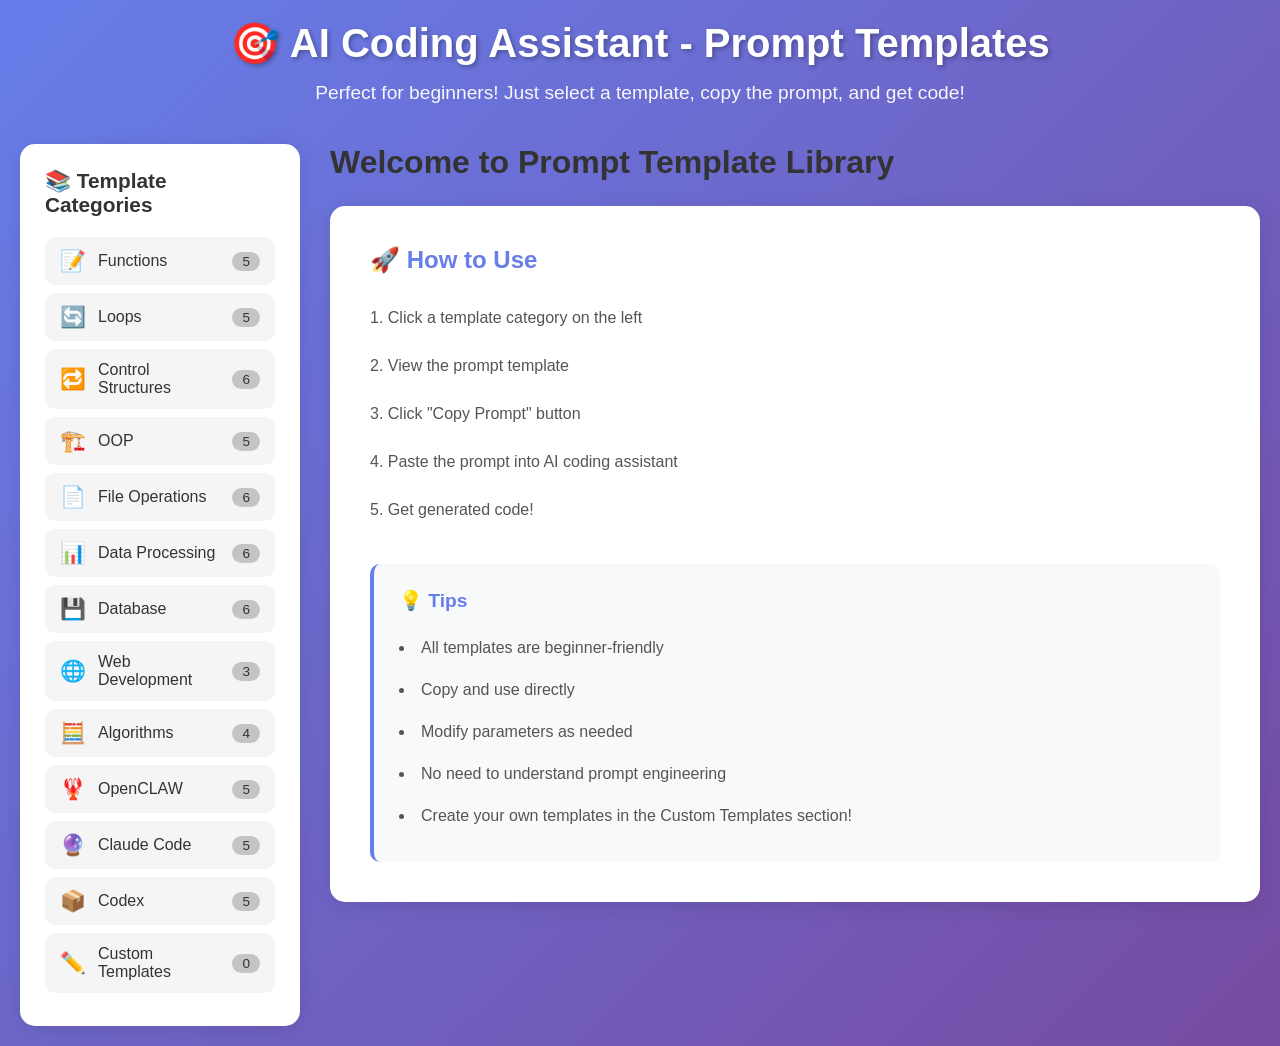
<file: english-prompt-library/index.html>
<!DOCTYPE html>
<html lang="en">
<head>
    <meta charset="UTF-8">
    <meta name="viewport" content="width=device-width, initial-scale=1.0">
    <title>AI Coding Assistant - Prompt Templates</title>
    <link rel="stylesheet" href="style.css">
</head>
<body>
    <div class="container">
        <header class="header">
            <h1>🎯 AI Coding Assistant - Prompt Templates</h1>
            <p class="subtitle">Perfect for beginners! Just select a template, copy the prompt, and get code!</p>
        </header>

        <div class="main-content">
            <!-- 左侧导航 -->
            <nav class="sidebar">
                <h2>📚 Template Categories</h2>

                <div class="nav-item" data-section="functions">
                    <span class="icon">📝</span>
                    <span>Functions</span>
                    <span class="count">5</span>
                </div>

                <div class="nav-item" data-section="loop">
                    <span class="icon">🔄</span>
                    <span>Loops</span>
                    <span class="count">5</span>
                </div>

                <div class="nav-item" data-section="control-structure">
                    <span class="icon">🔁</span>
                    <span>Control Structures</span>
                    <span class="count">6</span>
                </div>

                <div class="nav-item" data-section="class">
                    <span class="icon">🏗️</span>
                    <span>OOP</span>
                    <span class="count">5</span>
                </div>

                <div class="nav-item" data-section="file-operation">
                    <span class="icon">📄</span>
                    <span>File Operations</span>
                    <span class="count">6</span>
                </div>

                <div class="nav-item" data-section="data-processing">
                    <span class="icon">📊</span>
                    <span>Data Processing</span>
                    <span class="count">6</span>
                </div>

                <div class="nav-item" data-section="database">
                    <span class="icon">💾</span>
                    <span>Database</span>
                    <span class="count">6</span>
                </div>

                <div class="nav-item" data-section="web-development">
                    <span class="icon">🌐</span>
                    <span>Web Development</span>
                    <span class="count">3</span>
                </div>

                <div class="nav-item" data-section="algorithms">
                    <span class="icon">🧮</span>
                    <span>Algorithms</span>
                    <span class="count">4</span>
                </div>

                <div class="nav-item" data-section="openclaw">
                    <span class="icon">🦞</span>
                    <span>OpenCLAW</span>
                    <span class="count">5</span>
                </div>

                <div class="nav-item" data-section="claude">
                    <span class="icon">🔮</span>
                    <span>Claude Code</span>
                    <span class="count">5</span>
                </div>

                <div class="nav-item" data-section="codex">
                    <span class="icon">📦</span>
                    <span>Codex</span>
                    <span class="count">5</span>
                </div>

                <div class="nav-item" data-section="custom">
                    <span class="icon">✏️</span>
                    <span>Custom Templates</span>
                    <span class="count" id="customCount">0</span>
                </div>
            </nav>

            <!-- 右侧内容 -->
            <main class="content">
                <div id="intro" class="section active">
                    <h2>Welcome to Prompt Template Library</h2>

                    <div class="intro-card">
                        <h3>🚀 How to Use</h3>
                        <ol class="steps">
                            <li>Click a template category on the left</li>
                            <li>View the prompt template</li>
                            <li>Click "Copy Prompt" button</li>
                            <li>Paste the prompt into AI coding assistant</li>
                            <li>Get generated code!</li>
                        </ol>

                        <div class="tips">
                            <h4>💡 Tips</h4>
                            <ul>
                                <li>All templates are beginner-friendly</li>
                                <li>Copy and use directly</li>
                                <li>Modify parameters as needed</li>
                                <li>No need to understand prompt engineering</li>
                                <li>Create your own templates in the Custom Templates section!</li>
                            </ul>
                        </div>
                    </div>
                </div>

                <div id="functions" class="section hidden">
                    <h2>📝 Function Development Templates</h2>
                    <div class="template-list"></div>
                </div>

                <div id="loop" class="section hidden">
                    <h2>🔄 Loop Control Templates</h2>
                    <div class="template-list"></div>
                </div>

                <div id="control-structure" class="section hidden">
                    <h2>🔁 Control Structure Templates</h2>
                    <div class="template-list"></div>
                </div>

                <div id="class" class="section hidden">
                    <h2>🏗️ Object-Oriented Templates</h2>
                    <div class="template-list"></div>
                </div>

                <div id="file-operation" class="section hidden">
                    <h2>📄 File Operation Templates</h2>
                    <div class="template-list"></div>
                </div>

                <div id="data-processing" class="section hidden">
                    <h2>📊 Data Processing Templates</h2>
                    <div class="template-list"></div>
                </div>

                <div id="database" class="section hidden">
                    <h2>💾 Database Templates</h2>
                    <div class="template-list"></div>
                </div>

                <div id="web-development" class="section hidden">
                    <h2>🌐 Web Development Templates</h2>
                    <div class="template-list"></div>
                </div>

                <div id="algorithms" class="section hidden">
                    <h2>🧮 Algorithm Practice Templates</h2>
                    <div class="template-list"></div>
                </div>

                <div id="openclaw" class="section hidden">
                    <h2>🦞 OpenCLAW Templates</h2>
                    <div class="template-list"></div>
                </div>

                <div id="claude" class="section hidden">
                    <h2>🔮 Claude Code Templates</h2>
                    <div class="template-list"></div>
                </div>

                <div id="codex" class="section hidden">
                    <h2>📦 Codex Templates</h2>
                    <div class="template-list"></div>
                </div>

                <div id="custom" class="section hidden">
                    <div class="custom-header">
                        <h2>✏️ Custom Templates</h2>
                        <button class="create-btn" onclick="showCustomTemplateModal()">
                            <span>+</span> Create Template
                        </button>
                    </div>
                    <div class="template-list" id="customTemplateList"></div>
                    <div class="empty-state" id="customEmptyState">
                        <div class="icon">📭</div>
                        <h3>No Custom Templates Yet</h3>
                        <p>Create your first custom template to get started!</p>
                    </div>
                </div>
            </main>
        </div>
    </div>

    <script src="app.js"></script>

    <!-- Custom Template Modal -->
    <div id="templateModal" class="modal hidden">
        <div class="modal-content">
            <div class="modal-header">
                <h3 id="modalTitle">Create New Template</h3>
                <button class="modal-close" onclick="closeModal()">&times;</button>
            </div>
            <form id="templateForm" onsubmit="saveTemplate(event)">
                <input type="hidden" id="templateId">
                <div class="form-group">
                    <label for="templateTitle">Title *</label>
                    <input type="text" id="templateTitle" required maxlength="100" placeholder="Enter template title">
                </div>
                <div class="form-group">
                    <label for="templateDescription">Description</label>
                    <input type="text" id="templateDescription" maxlength="200" placeholder="Short description (optional)">
                </div>
                <div class="form-group">
                    <label for="templateContent">Prompt Content *</label>
                    <textarea id="templateContent" required rows="8" placeholder="Enter your prompt template here..."></textarea>
                </div>
                <div class="form-actions">
                    <button type="submit" class="btn btn-primary">Save Template</button>
                    <button type="button" class="btn btn-secondary" onclick="closeModal()">Cancel</button>
                </div>
            </form>
        </div>
    </div>

    <!-- Delete Confirmation Modal -->
    <div id="deleteModal" class="modal hidden">
        <div class="modal-content modal-small">
            <div class="modal-header">
                <h3>Confirm Deletion</h3>
                <button class="modal-close" onclick="closeDeleteModal()">&times;</button>
            </div>
            <p>Are you sure you want to delete this template? This action cannot be undone.</p>
            <div class="form-actions">
                <button type="button" class="btn btn-secondary" onclick="closeDeleteModal()">Cancel</button>
                <button type="button" class="btn btn-danger" id="confirmDeleteBtn">Delete</button>
            </div>
        </div>
    </div>
</body>
</html>
</file>
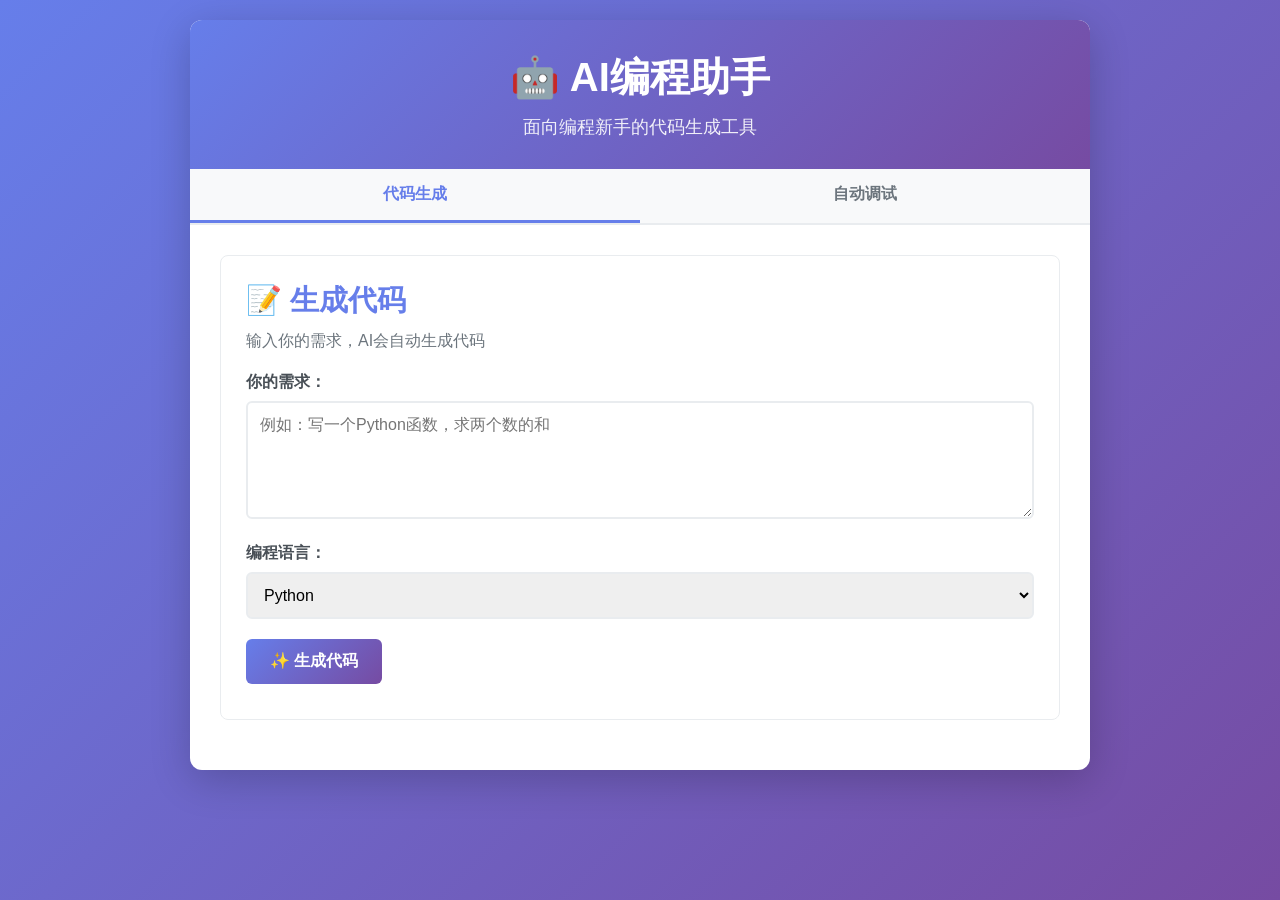
<file: templates/index.html>
<!DOCTYPE html>
<html lang="zh-CN">
<head>
    <meta charset="UTF-8">
    <meta name="viewport" content="width=device-width, initial-scale=1.0">
    <title>AI编程助手 - 代码生成</title>
    <link rel="stylesheet" href="/static/style.css">
</head>
<body>
    <div class="container">
        <header>
            <h1>🤖 AI编程助手</h1>
            <p>面向编程新手的代码生成工具</p>
        </header>

        <nav class="tabs">
            <button class="tab-btn active" data-tab="generate">代码生成</button>
            <button class="tab-btn" data-tab="debug">自动调试</button>
        </nav>

        <!-- 代码生成页面 -->
        <div id="generate-tab" class="tab-content active">
            <div class="card">
                <h2>📝 生成代码</h2>
                <p class="subtitle">输入你的需求，AI会自动生成代码</p>

                <div class="form-group">
                    <label for="requirement">你的需求：</label>
                    <textarea id="requirement" rows="5" placeholder="例如：写一个Python函数，求两个数的和"></textarea>
                </div>

                <div class="form-group">
                    <label for="language">编程语言：</label>
                    <select id="language">
                        <option value="Python">Python</option>
                        <option value="JavaScript">JavaScript</option>
                        <option value="Java">Java</option>
                        <option value="C++">C++</option>
                    </select>
                </div>

                <button id="generate-btn" class="btn btn-primary">
                    ✨ 生成代码
                </button>
            </div>

            <div id="result-area" class="result-area hidden">
                <div class="card">
                    <div class="card-header">
                        <h3>生成的代码</h3>
                        <div class="actions">
                            <button id="explain-btn" class="btn btn-secondary">📖 查看解释</button>
                            <button id="copy-btn" class="btn btn-secondary">📋 复制代码</button>
                            <button id="download-btn" class="btn btn-secondary">💾 下载代码</button>
                        </div>
                    </div>
                    <div class="code-block">
                        <pre id="generated-code"><code id="code-content">// 代码将在这里显示</code></pre>
                    </div>
                    <div id="explanation-text" class="explanation hidden">
                        <h4>💡 代码解释</h4>
                        <p id="explanation-content"></p>
                    </div>
                </div>
            </div>
        </div>

        <!-- 自动调试页面 -->
        <div id="debug-tab" class="tab-content hidden">
            <div class="card">
                <h2>🐛 自动调试</h2>
                <p class="subtitle">粘贴报错信息和代码，AI会自动修复</p>

                <div class="form-group">
                    <label for="error">报错信息：</label>
                    <textarea id="error" rows="3" placeholder="粘贴完整的错误信息，例如：NameError: name 'x' is not defined"></textarea>
                </div>

                <div class="form-group">
                    <label for="debug-code">出错代码：</label>
                    <textarea id="debug-code" rows="8" placeholder="粘贴你的代码"></textarea>
                </div>

                <button id="debug-btn" class="btn btn-primary">
                    🔧 自动修复
                </button>
            </div>

            <div id="debug-result" class="result-area hidden">
                <div class="card">
                    <div class="card-header">
                        <h3>🔧 修复结果</h3>
                        <div class="actions">
                            <button id="debug-copy-btn" class="btn btn-secondary">📋 复制代码</button>
                            <button id="debug-download-btn" class="btn btn-secondary">💾 下载代码</button>
                        </div>
                    </div>
                    <div id="error-analysis" class="error-analysis"></div>
                    <div class="code-block">
                        <pre id="fixed-code"><code id="debug-code-content">// 修复后的代码将在这里显示</code></pre>
                    </div>
                </div>
            </div>
        </div>
    </div>

    <script src="/static/app.js"></script>
</body>
</html>
</file>
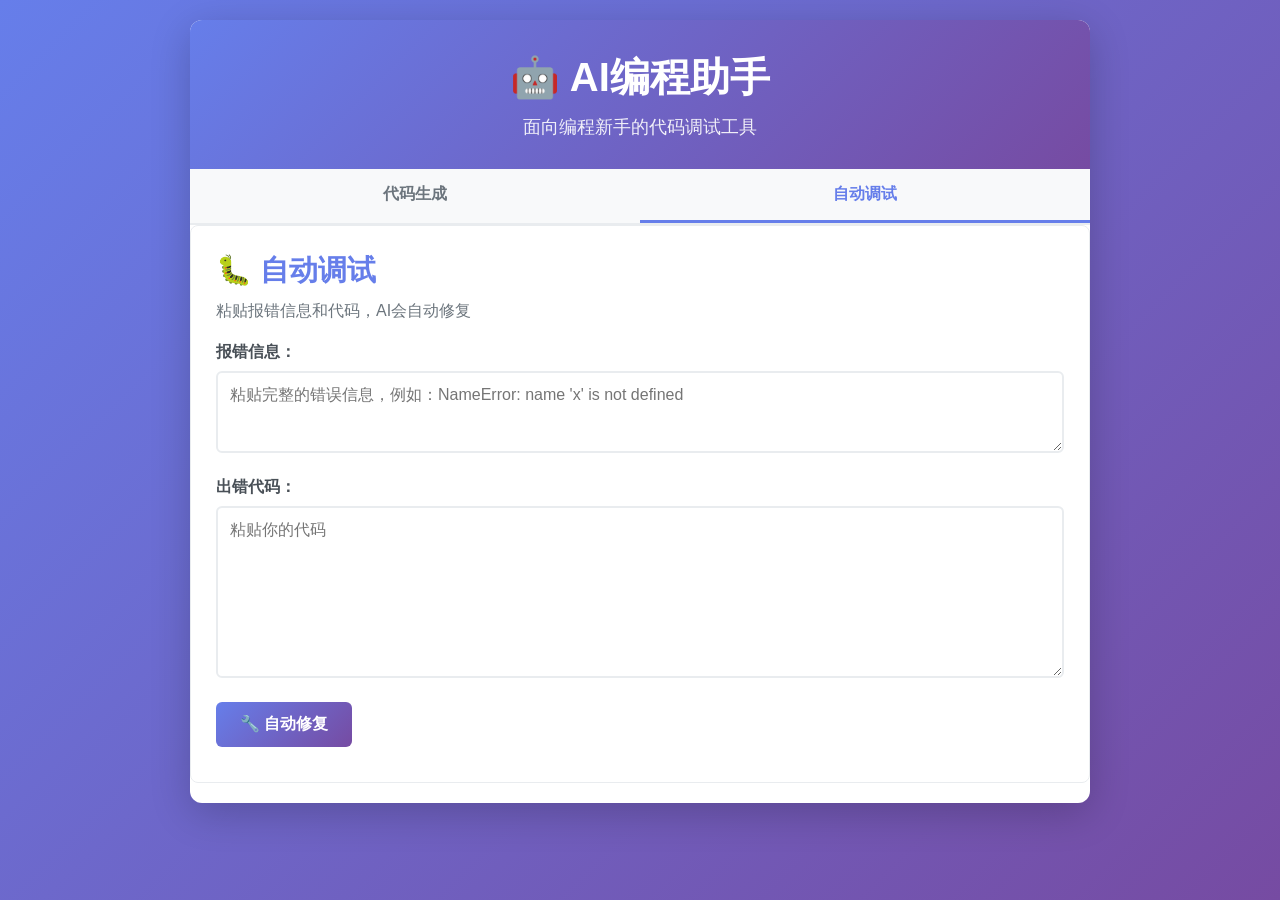
<file: templates/debug.html>
<!DOCTYPE html>
<html lang="zh-CN">
<head>
    <meta charset="UTF-8">
    <meta name="viewport" content="width=device-width, initial-scale=1.0">
    <title>AI编程助手 - 自动调试</title>
    <link rel="stylesheet" href="/static/style.css">
</head>
<body>
    <div class="container">
        <header>
            <h1>🤖 AI编程助手</h1>
            <p>面向编程新手的代码调试工具</p>
        </header>

        <nav class="tabs">
            <button class="tab-btn" data-tab="generate">代码生成</button>
            <button class="tab-btn active" data-tab="debug">自动调试</button>
        </nav>

        <div class="card">
            <h2>🐛 自动调试</h2>
            <p class="subtitle">粘贴报错信息和代码，AI会自动修复</p>

            <div class="form-group">
                <label for="error">报错信息：</label>
                <textarea id="error" rows="3" placeholder="粘贴完整的错误信息，例如：NameError: name 'x' is not defined"></textarea>
            </div>

            <div class="form-group">
                <label for="debug-code">出错代码：</label>
                <textarea id="debug-code" rows="8" placeholder="粘贴你的代码"></textarea>
            </div>

            <button id="debug-btn" class="btn btn-primary">
                🔧 自动修复
            </button>
        </div>

        <div id="debug-result" class="result-area hidden">
            <div class="card">
                <div class="card-header">
                    <h3>🔧 修复结果</h3>
                    <div class="actions">
                        <button id="debug-copy-btn" class="btn btn-secondary">📋 复制代码</button>
                        <button id="debug-download-btn" class="btn btn-secondary">💾 下载代码</button>
                    </div>
                </div>
                <div id="error-analysis" class="error-analysis"></div>
                <div class="code-block">
                    <pre id="fixed-code"><code id="debug-code-content">// 修复后的代码将在这里显示</code></pre>
                </div>
            </div>
        </div>
    </div>

    <script src="/static/app.js"></script>
</body>
</html>
</file>
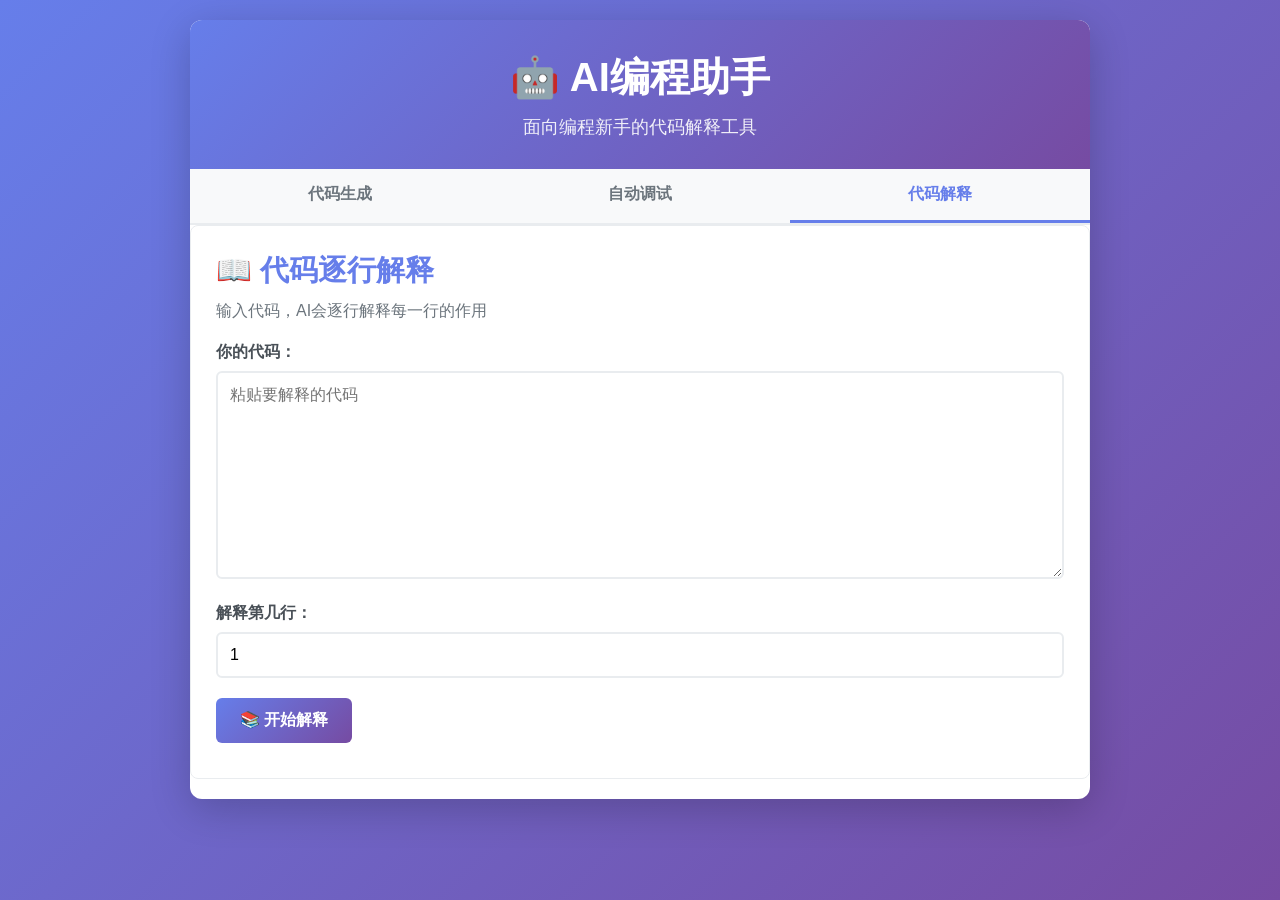
<file: templates/explain.html>
<!DOCTYPE html>
<html lang="zh-CN">
<head>
    <meta charset="UTF-8">
    <meta name="viewport" content="width=device-width, initial-scale=1.0">
    <title>AI编程助手 - 代码解释</title>
    <link rel="stylesheet" href="/static/style.css">
</head>
<body>
    <div class="container">
        <header>
            <h1>🤖 AI编程助手</h1>
            <p>面向编程新手的代码解释工具</p>
        </header>

        <nav class="tabs">
            <button class="tab-btn" data-tab="generate">代码生成</button>
            <button class="tab-btn" data-tab="debug">自动调试</button>
            <button class="tab-btn active" data-tab="explain">代码解释</button>
        </nav>

        <div class="card">
            <h2>📖 代码逐行解释</h2>
            <p class="subtitle">输入代码，AI会逐行解释每一行的作用</p>

            <div class="form-group">
                <label for="explain-code">你的代码：</label>
                <textarea id="explain-code" rows="10" placeholder="粘贴要解释的代码"></textarea>
            </div>

            <div class="form-group">
                <label for="line-number">解释第几行：</label>
                <input type="number" id="line-number" value="1" min="1">
            </div>

            <button id="explain-btn" class="btn btn-primary">
                📚 开始解释
            </button>
        </div>

        <div id="explain-result" class="result-area hidden">
            <div class="card">
                <div class="card-header">
                    <h3>📚 解释结果</h3>
                </div>
                <div id="explanation-content" class="explanation-result"></div>
            </div>
        </div>
    </div>

    <script src="/static/app.js"></script>
</body>
</html>
</file>
<file: english-prompt-library/style.css>
/* 全局样式 */
* {
    margin: 0;
    padding: 0;
    box-sizing: border-box;
}

body {
    font-family: -apple-system, BlinkMacSystemFont, 'Segoe UI', Roboto, 'Helvetica Neue', Arial, sans-serif;
    background: linear-gradient(135deg, #667eea 0%, #764ba2 100%);
    min-height: 100vh;
    padding: 20px;
}

.container {
    max-width: 1400px;
    margin: 0 auto;
}

/* 标题样式 */
.header {
    text-align: center;
    margin-bottom: 40px;
    color: white;
}

.header h1 {
    font-size: 2.5em;
    margin-bottom: 15px;
    text-shadow: 2px 2px 4px rgba(0,0,0,0.3);
}

.subtitle {
    font-size: 1.2em;
    opacity: 0.95;
    font-weight: 300;
}

/* 主内容布局 */
.main-content {
    display: flex;
    gap: 30px;
    min-height: 80vh;
}

/* 左侧导航 */
.sidebar {
    flex: 0 0 280px;
    background: white;
    border-radius: 15px;
    padding: 25px;
    box-shadow: 0 4px 20px rgba(0,0,0,0.1);
}

.sidebar h2 {
    color: #333;
    margin-bottom: 20px;
    font-size: 1.3em;
}

.nav-item {
    display: flex;
    align-items: center;
    gap: 12px;
    padding: 12px 15px;
    margin-bottom: 8px;
    background: #f5f5f5;
    border-radius: 10px;
    cursor: pointer;
    transition: all 0.3s ease;
    color: #333;
    font-weight: 500;
}

.nav-item:hover {
    background: #e8e8e8;
    transform: translateX(5px);
}

.nav-item.active {
    background: #667eea;
    color: white;
    box-shadow: 0 4px 12px rgba(102, 126, 234, 0.4);
}

.nav-item .icon {
    font-size: 1.3em;
}

.nav-item .count {
    margin-left: auto;
    background: rgba(0,0,0,0.2);
    padding: 2px 10px;
    border-radius: 12px;
    font-size: 0.85em;
}

/* 右侧内容 */
.content {
    flex: 1;
}

.section {
    display: none;
}

.section.active {
    display: block;
    animation: fadeIn 0.3s ease;
}

@keyframes fadeIn {
    from { opacity: 0; transform: translateY(10px); }
    to { opacity: 1; transform: translateY(0); }
}

.section h2 {
    color: #333;
    margin-bottom: 25px;
    font-size: 2em;
}

/* 介绍卡片 */
.intro-card {
    background: white;
    border-radius: 15px;
    padding: 40px;
    box-shadow: 0 4px 20px rgba(0,0,0,0.1);
}

.intro-card h3 {
    color: #667eea;
    margin-bottom: 20px;
    font-size: 1.5em;
}

.steps {
    list-style-position: inside;
    color: #555;
    line-height: 2;
    margin-bottom: 30px;
}

.steps li {
    padding: 8px 0;
}

.tips {
    background: #f8f9fa;
    padding: 25px;
    border-radius: 10px;
    border-left: 4px solid #667eea;
}

.tips h4 {
    color: #667eea;
    margin-bottom: 15px;
    font-size: 1.2em;
}

.tips ul {
    list-style: inside;
    color: #555;
    line-height: 2;
}

.tips li {
    padding: 5px 0;
}

/* 模板列表 */
.template-list {
    display: flex;
    flex-direction: column;
    gap: 20px;
}

.template-card {
    background: white;
    border-radius: 12px;
    padding: 25px;
    box-shadow: 0 2px 10px rgba(0,0,0,0.05);
    border-left: 4px solid #667eea;
    transition: all 0.3s ease;
}

.template-card:hover {
    transform: translateY(-3px);
    box-shadow: 0 4px 20px rgba(0,0,0,0.1);
}

.template-card h3 {
    color: #333;
    margin-bottom: 15px;
    font-size: 1.3em;
}

.template-card .description {
    color: #666;
    margin-bottom: 15px;
    line-height: 1.6;
}

.copy-btn {
    background: linear-gradient(135deg, #667eea 0%, #764ba2 100%);
    color: white;
    border: none;
    padding: 10px 25px;
    border-radius: 20px;
    cursor: pointer;
    font-size: 1em;
    font-weight: bold;
    transition: all 0.3s ease;
    display: inline-flex;
    align-items: center;
    gap: 8px;
}

.copy-btn:hover {
    transform: translateY(-2px);
    box-shadow: 0 4px 12px rgba(102, 126, 234, 0.4);
}

.copy-btn.copied {
    background: #28a745;
    transform: translateY(-2px);
}

/* 编辑和删除按钮 */
.edit-btn,
.delete-btn {
    position: absolute;
    top: 15px;
    right: 15px;
    background: #f39c12;
    color: white;
    border: none;
    width: 32px;
    height: 32px;
    border-radius: 50%;
    cursor: pointer;
    font-size: 1rem;
    display: flex;
    align-items: center;
    justify-content: center;
    transition: all 0.3s ease;
    opacity: 0;
    visibility: hidden;
}

.edit-btn:hover,
.delete-btn:hover {
    transform: scale(1.1);
}

.delete-btn {
    background: #e74c3c;
    right: 50px;
}

.template-card:hover .edit-btn,
.template-card:hover .delete-btn {
    opacity: 1;
    visibility: visible;
}

/* 自定义模板区域 */
.custom-header {
    display: flex;
    justify-content: space-between;
    align-items: center;
    margin-bottom: 25px;
}

.create-btn {
    background: linear-gradient(135deg, #667eea 0%, #764ba2 100%);
    color: white;
    padding: 10px 20px;
    border: none;
    border-radius: 20px;
    cursor: pointer;
    font-size: 1em;
    font-weight: bold;
    transition: all 0.3s ease;
    display: inline-flex;
    align-items: center;
    gap: 8px;
}

.create-btn:hover {
    transform: translateY(-2px);
    box-shadow: 0 4px 12px rgba(102, 126, 234, 0.4);
}

/* 空状态 */
.empty-state {
    text-align: center;
    padding: 50px 20px;
    color: #666;
}

.empty-state .icon {
    font-size: 4rem;
    margin-bottom: 20px;
    opacity: 0.3;
}

.empty-state h3 {
    font-size: 1.5em;
    margin-bottom: 10px;
    color: #333;
}

.empty-state p {
    font-size: 1.1em;
    margin-bottom: 25px;
}

/* 模态框样式 */
.modal {
    display: flex;
    align-items: center;
    justify-content: center;
    position: fixed;
    top: 0;
    left: 0;
    width: 100%;
    height: 100%;
    background: rgba(0, 0, 0, 0.5);
    backdrop-filter: blur(5px);
    z-index: 1000;
}

.modal.hidden {
    display: none;
}

.modal-content {
    background: white;
    border-radius: 15px;
    padding: 30px;
    width: 90%;
    max-width: 600px;
    box-shadow: 0 10px 30px rgba(0, 0, 0, 0.3);
    animation: modalFadeIn 0.3s ease;
}

.modal-small {
    max-width: 400px;
}

.modal-header {
    display: flex;
    justify-content: space-between;
    align-items: center;
    margin-bottom: 25px;
    padding-bottom: 15px;
    border-bottom: 1px solid #eee;
}

.modal-header h3 {
    font-size: 1.4em;
    margin: 0;
    color: #333;
}

.modal-close {
    background: none;
    border: none;
    font-size: 1.5em;
    color: #999;
    cursor: pointer;
    transition: color 0.3s ease;
    line-height: 1;
}

.modal-close:hover {
    color: #e74c3c;
}

.form-group {
    margin-bottom: 20px;
}

.form-group label {
    display: block;
    margin-bottom: 8px;
    font-weight: 500;
    color: #333;
}

.form-group input,
.form-group textarea {
    width: 100%;
    padding: 12px;
    border: 1px solid #ddd;
    border-radius: 8px;
    font-size: 1em;
    transition: border-color 0.3s ease;
    background: #f9f9f9;
}

.form-group input:focus,
.form-group textarea:focus {
    outline: none;
    border-color: #667eea;
    background: white;
}

.form-group textarea {
    resize: vertical;
    min-height: 150px;
}

.form-actions {
    display: flex;
    gap: 12px;
    margin-top: 25px;
}

.btn {
    flex: 1;
    padding: 12px 24px;
    border: none;
    border-radius: 8px;
    font-size: 1em;
    cursor: pointer;
    transition: all 0.3s ease;
    font-weight: bold;
}

.btn-primary {
    background: linear-gradient(135deg, #667eea 0%, #764ba2 100%);
    color: white;
}

.btn-primary:hover {
    box-shadow: 0 4px 12px rgba(102, 126, 234, 0.4);
    transform: translateY(-2px);
}

.btn-secondary {
    background: #f0f0f0;
    color: #333;
}

.btn-secondary:hover {
    background: #e0e0e0;
}

.btn-danger {
    background: #e74c3c;
    color: white;
}

.btn-danger:hover {
    background: #c0392b;
}

@keyframes modalFadeIn {
    from {
        opacity: 0;
        transform: translateY(-20px);
    }
    to {
        opacity: 1;
        transform: translateY(0);
    }
}

/* 响应式设计 */
@media (max-width: 900px) {
    .main-content {
        flex-direction: column;
    }

    .sidebar {
        flex: 0 0 auto;
    }

    .header h1 {
        font-size: 2em;
    }

    .modal-content {
        padding: 20px;
    }

    .form-actions {
        flex-direction: column;
    }

    .btn {
        width: 100%;
    }
}

@media (max-width: 600px) {
    .template-card {
        padding: 20px;
    }

    .edit-btn,
    .delete-btn {
        width: 28px;
        height: 28px;
        font-size: 0.9rem;
    }
}
</file>
<file: static/style.css>
/* AI Code Helper Styles */

* {
    margin: 0;
    padding: 0;
    box-sizing: border-box;
}

body {
    font-family: -apple-system, BlinkMacSystemFont, 'Segoe UI', 'Roboto', 'Oxygen',
        'Ubuntu', 'Cantarell', 'Fira Sans', 'Droid Sans', 'Helvetica Neue',
        sans-serif;
    -webkit-font-smoothing: antialiased;
    -moz-osx-font-smoothing: grayscale;
    background: linear-gradient(135deg, #667eea 0%, #764ba2 100%);
    min-height: 100vh;
    padding: 20px;
}

.container {
    max-width: 900px;
    margin: 0 auto;
    background: white;
    border-radius: 12px;
    box-shadow: 0 10px 40px rgba(0, 0, 0, 0.2);
    overflow: hidden;
}

header {
    background: linear-gradient(135deg, #667eea 0%, #764ba2 100%);
    color: white;
    padding: 30px;
    text-align: center;
}

header h1 {
    font-size: 2.5em;
    margin-bottom: 10px;
}

header p {
    opacity: 0.9;
    font-size: 1.1em;
}

.tabs {
    display: flex;
    background: #f8f9fa;
    border-bottom: 2px solid #e9ecef;
}

.tab-btn {
    flex: 1;
    padding: 15px 20px;
    border: none;
    background: none;
    cursor: pointer;
    font-size: 1em;
    font-weight: 600;
    color: #6c757d;
    transition: all 0.3s ease;
    border-bottom: 3px solid transparent;
}

.tab-btn:hover {
    color: #667eea;
    background: rgba(102, 126, 234, 0.05);
}

.tab-btn.active {
    color: #667eea;
    border-bottom: 3px solid #667eea;
}

.tab-content {
    padding: 30px;
}

.tab-content.hidden {
    display: none;
}

.card {
    background: #fff;
    border: 1px solid #e9ecef;
    border-radius: 8px;
    padding: 25px;
    margin-bottom: 20px;
}

.card h2 {
    color: #667eea;
    margin-bottom: 10px;
    font-size: 1.8em;
}

.card h3 {
    color: #764ba2;
    margin-bottom: 10px;
}

.subtitle {
    color: #6c757d;
    margin-bottom: 20px;
}

.form-group {
    margin-bottom: 20px;
}

.form-group label {
    display: block;
    font-weight: 600;
    margin-bottom: 8px;
    color: #495057;
}

.form-group textarea,
.form-group input[type="text"],
.form-group input[type="number"],
.form-group select {
    width: 100%;
    padding: 12px;
    border: 2px solid #e9ecef;
    border-radius: 6px;
    font-size: 1em;
    font-family: inherit;
    transition: border-color 0.3s ease;
}

.form-group textarea:focus,
.form-group input:focus,
.form-group select:focus {
    outline: none;
    border-color: #667eea;
}

.btn {
    padding: 12px 24px;
    border: none;
    border-radius: 6px;
    font-size: 1em;
    font-weight: 600;
    cursor: pointer;
    transition: all 0.3s ease;
    margin-right: 10px;
    margin-bottom: 10px;
}

.btn-primary {
    background: linear-gradient(135deg, #667eea 0%, #764ba2 100%);
    color: white;
}

.btn-primary:hover {
    transform: translateY(-2px);
    box-shadow: 0 5px 20px rgba(102, 126, 234, 0.4);
}

.btn-secondary {
    background: #6c757d;
    color: white;
}

.btn-secondary:hover {
    background: #5a6268;
}

.result-area {
    animation: fadeIn 0.5s ease;
}

@keyframes fadeIn {
    from {
        opacity: 0;
        transform: translateY(20px);
    }
    to {
        opacity: 1;
        transform: translateY(0);
    }
}

.result-area.hidden {
    display: none;
}

.card-header {
    display: flex;
    justify-content: space-between;
    align-items: center;
    margin-bottom: 20px;
    padding-bottom: 15px;
    border-bottom: 2px solid #f8f9fa;
}

.actions {
    display: flex;
    gap: 10px;
}

.code-block {
    background: #f8f9fa;
    border: 1px solid #e9ecef;
    border-radius: 6px;
    padding: 20px;
    overflow-x: auto;
}

.code-block pre {
    margin: 0;
}

.code-block code {
    font-family: 'Courier New', monospace;
    font-size: 0.95em;
    line-height: 1.6;
    color: #212529;
}

.explanation {
    margin-top: 20px;
    padding: 15px;
    background: #e7f3ff;
    border-left: 4px solid #667eea;
    border-radius: 4px;
}

.explanation.hidden {
    display: none;
}

.explanation h4 {
    color: #667eea;
    margin-bottom: 10px;
}

.explanation p {
    color: #495057;
    line-height: 1.6;
}

.error-analysis {
    padding: 15px;
    background: #fff3cd;
    border-left: 4px solid #ffc107;
    border-radius: 4px;
    margin-bottom: 20px;
}

.error-analysis h4 {
    color: #856404;
    margin-bottom: 10px;
}

.explanation-result {
    animation: fadeIn 0.3s ease;
}

.error-analysis ul {
    margin-left: 20px;
}

.error-analysis li {
    margin: 5px 0;
    color: #856404;
}

/* Mobile responsive */
@media (max-width: 768px) {
    body {
        padding: 10px;
    }

    header h1 {
        font-size: 2em;
    }

    header p {
        font-size: 1em;
    }

    .tabs {
        flex-wrap: wrap;
    }

    .tab-btn {
        flex: 1 1 45%;
        padding: 10px 15px;
        font-size: 0.9em;
    }

    .card-header {
        flex-direction: column;
        gap: 10px;
    }

    .actions {
        flex-wrap: wrap;
    }

    .btn {
        flex: 1;
        min-width: 120px;
    }
}
</file>
